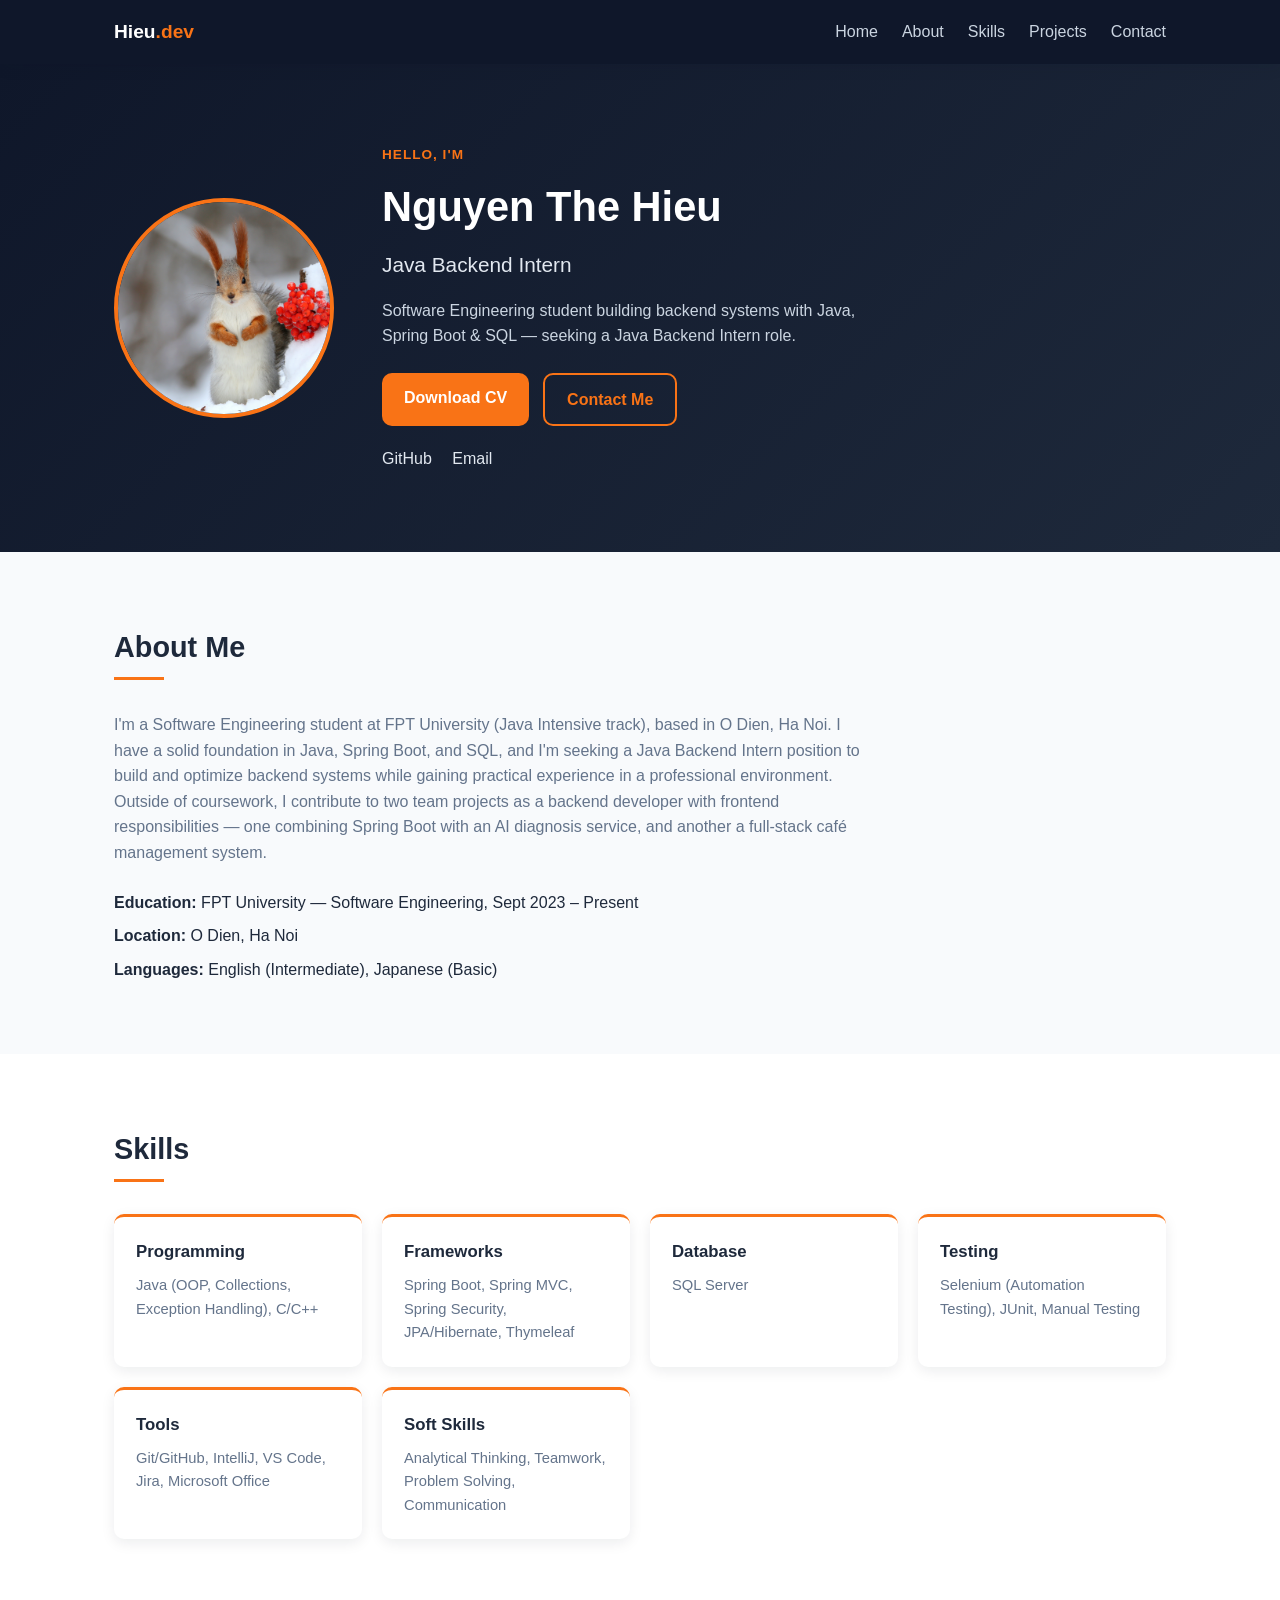
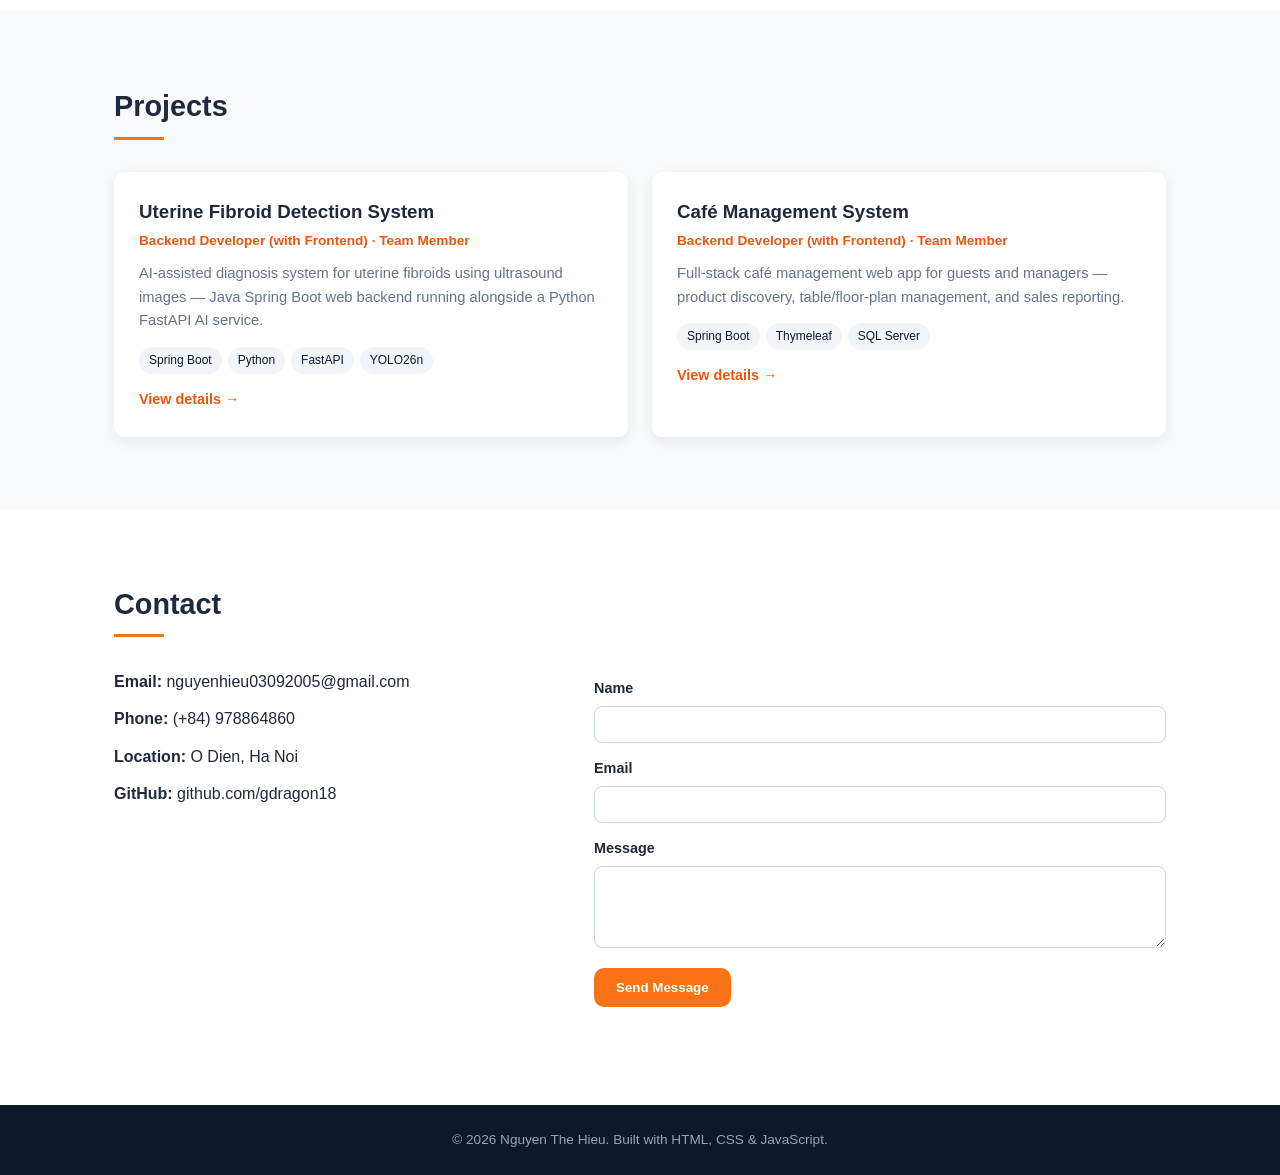
<file: index.html>
<!DOCTYPE html>
<html lang="en">
<head>
    <meta charset="UTF-8">
    <meta name="viewport" content="width=device-width, initial-scale=1.0">
    <title>Nguyen The Hieu | Java Backend Intern</title>
    <link rel="stylesheet" href="styles.css">
</head>
<body>

<header class="navbar">
    <div class="container nav-inner">
        <a href="#home" class="logo">Hieu<span>.dev</span></a>
        <button class="nav-toggle" id="navToggle" aria-label="Toggle navigation" aria-expanded="false">
            <span></span><span></span><span></span>
        </button>
        <nav class="nav-links" id="navLinks">
            <a href="#home">Home</a>
            <a href="#about">About</a>
            <a href="#skills">Skills</a>
            <a href="#projects">Projects</a>
            <a href="#contact">Contact</a>
        </nav>
    </div>
</header>

<main>
    <!-- HOME -->
    <section id="home" class="hero">
        <div class="container hero-inner">
            <div class="hero-photo">
                <img src="profile.jpg" alt="Portrait of Nguyen The Hieu" id="profilePhoto">
            </div>
            <div class="hero-text">
                <p class="eyebrow">Hello, I'm</p>
                <h1>Nguyen The Hieu</h1>
                <h2 class="role">Java Backend Intern</h2>
                <p class="tagline">Software Engineering student building backend systems with Java, Spring Boot &amp; SQL — seeking a Java Backend Intern role.</p>
                <div class="hero-actions">
                    <a href="assets/NguyenTheHieu_Java_Intern_CV.pdf" class="btn btn-primary" download>Download CV</a>
                    <a href="#contact" class="btn btn-outline">Contact Me</a>
                </div>
                <div class="socials">
                    <a href="https://github.com/gdragon18" target="_blank" rel="noopener" aria-label="GitHub">GitHub</a>
                    <a href="mailto:nguyenhieu03092005@gmail.com" aria-label="Email">Email</a>
                </div>
            </div>
        </div>
    </section>

    <!-- ABOUT -->
    <section id="about" class="section">
        <div class="container">
            <h2 class="section-title">About Me</h2>
            <p class="about-text">
                I'm a Software Engineering student at FPT University (Java Intensive track),
                based in O Dien, Ha Noi. I have a solid foundation in Java, Spring Boot, and SQL, and I'm
                seeking a Java Backend Intern position to build and optimize backend systems while gaining
                practical experience in a professional environment. Outside of coursework, I contribute to
                two team projects as a backend developer with frontend responsibilities — one combining
                Spring Boot with an AI diagnosis service, and another a full-stack café management system.
            </p>
            <ul class="about-facts">
                <li><strong>Education:</strong> FPT University — Software Engineering, Sept 2023 – Present</li>
                <li><strong>Location:</strong> O Dien, Ha Noi</li>
                <li><strong>Languages:</strong> English (Intermediate), Japanese (Basic)</li>
            </ul>
        </div>
    </section>

    <!-- SKILLS -->
    <section id="skills" class="section alt">
        <div class="container">
            <h2 class="section-title">Skills</h2>
            <div class="skills-grid">
                <div class="skill-card">
                    <h3>Programming</h3>
                    <p>Java (OOP, Collections, Exception Handling), C/C++</p>
                </div>
                <div class="skill-card">
                    <h3>Frameworks</h3>
                    <p>Spring Boot, Spring MVC, Spring Security, JPA/Hibernate, Thymeleaf</p>
                </div>
                <div class="skill-card">
                    <h3>Database</h3>
                    <p>SQL Server</p>
                </div>
                <div class="skill-card">
                    <h3>Testing</h3>
                    <p>Selenium (Automation Testing), JUnit, Manual Testing</p>
                </div>
                <div class="skill-card">
                    <h3>Tools</h3>
                    <p>Git/GitHub, IntelliJ, VS Code, Jira, Microsoft Office</p>
                </div>
                <div class="skill-card">
                    <h3>Soft Skills</h3>
                    <p>Analytical Thinking, Teamwork, Problem Solving, Communication</p>
                </div>
            </div>
        </div>
    </section>

    <!-- PROJECTS -->
    <section id="projects" class="section">
        <div class="container">
            <h2 class="section-title">Projects</h2>
            <div class="projects-grid">

                <article class="project-card" tabindex="0" data-modal="modal-fibroid">
                    <div class="project-card-body">
                        <h3>Uterine Fibroid Detection System</h3>
                        <p class="project-role">Backend Developer (with Frontend) · Team Member</p>
                        <p class="project-summary">AI-assisted diagnosis system for uterine fibroids using ultrasound images — Java Spring Boot web backend running alongside a Python FastAPI AI service.</p>
                        <div class="tags">
                            <span>Spring Boot</span><span>Python</span><span>FastAPI</span><span>YOLO26n</span>
                        </div>
                    </div>
                    <span class="view-more">View details →</span>
                </article>

                <article class="project-card" tabindex="0" data-modal="modal-cafe">
                    <div class="project-card-body">
                        <h3>Café Management System</h3>
                        <p class="project-role">Backend Developer (with Frontend) · Team Member</p>
                        <p class="project-summary">Full-stack café management web app for guests and managers — product discovery, table/floor-plan management, and sales reporting.</p>
                        <div class="tags">
                            <span>Spring Boot</span><span>Thymeleaf</span><span>SQL Server</span>
                        </div>
                    </div>
                    <span class="view-more">View details →</span>
                </article>

            </div>
        </div>
    </section>

    <!-- CONTACT -->
    <section id="contact" class="section alt">
        <div class="container contact-inner">
            <h2 class="section-title">Contact</h2>
            <div class="contact-grid">
                <div class="contact-info">
                    <p><strong>Email:</strong> <a href="mailto:nguyenhieu03092005@gmail.com">nguyenhieu03092005@gmail.com</a></p>
                    <p><strong>Phone:</strong> (+84) 978864860</p>
                    <p><strong>Location:</strong> O Dien, Ha Noi</p>
                    <p><strong>GitHub:</strong> <a href="https://github.com/gdragon18" target="_blank" rel="noopener">github.com/gdragon18</a></p>
                </div>
                <form class="contact-form" id="contactForm">
                    <label for="name">Name</label>
                    <input type="text" id="name" name="name" required>

                    <label for="email">Email</label>
                    <input type="email" id="email" name="email" required>

                    <label for="message">Message</label>
                    <textarea id="message" name="message" rows="4" required></textarea>

                    <button type="submit" class="btn btn-primary">Send Message</button>
                    <p class="form-note" id="formNote" role="status"></p>
                </form>
            </div>
        </div>
    </section>
</main>

<footer class="footer">
    <div class="container">
        <p>&copy; 2026 Nguyen The Hieu. Built with HTML, CSS &amp; JavaScript.</p>
    </div>
</footer>

<!-- MODAL -->
<div class="modal-overlay" id="modalOverlay">
    <div class="modal" role="dialog" aria-modal="true" aria-labelledby="modalTitle">
        <button class="modal-close" id="modalClose" aria-label="Close">&times;</button>
        <div id="modal-fibroid" class="modal-content">
            <h3 id="modalTitle">Uterine Fibroid Detection System — AI Core</h3>
            <p class="project-role">Backend Developer (with Frontend) · Team Member · May 2026 – Present</p>
            <p>The system integrates AI (YOLO26n) to assist in diagnosing uterine fibroids from ultrasound images. It runs two parallel components: a Java Spring Boot web backend and a Python FastAPI AI service.</p>
            <ul>
                <li>Researched and selected YOLO26n for fibroid detection; trained and tuned the model on Google Colab Free.</li>
                <li>Built a patient account creation workflow with email OTP verification before activation.</li>
                <li>Built medical record detail pages showing patient info, symptoms, lab results, ultrasound images, diagnosis, treatment plan, and prescriptions.</li>
            </ul>
            <p class="tags"><span>Java</span><span>Spring Boot</span><span>Spring Security</span><span>JPA/Hibernate</span><span>Thymeleaf</span><span>SQL Server</span><span>Python</span><span>FastAPI</span><span>YOLO26n</span></p>
            <a class="btn btn-outline" href="https://github.com/trunghieu2910/SWP391_SE2033_JV_Team6" target="_blank" rel="noopener">View on GitHub</a>
        </div>
        <div id="modal-cafe" class="modal-content">
            <h3 id="modalTitleCafe">Café Management System (Web Application)</h3>
            <p class="project-role">Backend Developer (with Frontend) · Team Member · May 2026 – Present</p>
            <p>A full-stack café management system for guests and managers, built with Spring Boot and Thymeleaf following SOLID principles and a layered architecture.</p>
            <ul>
                <li>Built guest-facing homepage, loyalty reward policy display, product search, and product detail pages.</li>
                <li>Built manager-side CRUD modules for product categories and product information.</li>
                <li>Implemented table management, including table info, layout, and café floor-plan features.</li>
                <li>Developed order/product/sales reports with export functionality.</li>
            </ul>
            <p class="tags"><span>Java</span><span>Spring Boot</span><span>Spring Security</span><span>JPA/Hibernate</span><span>Thymeleaf</span><span>SQL Server</span></p>
            <a class="btn btn-outline" href="https://github.com/NamTQ-K19/Project_HSF302_Group2" target="_blank" rel="noopener">View on GitHub</a>
        </div>
    </div>
</div>

<script src="app.js"></script>
</body>
</html>
</file>
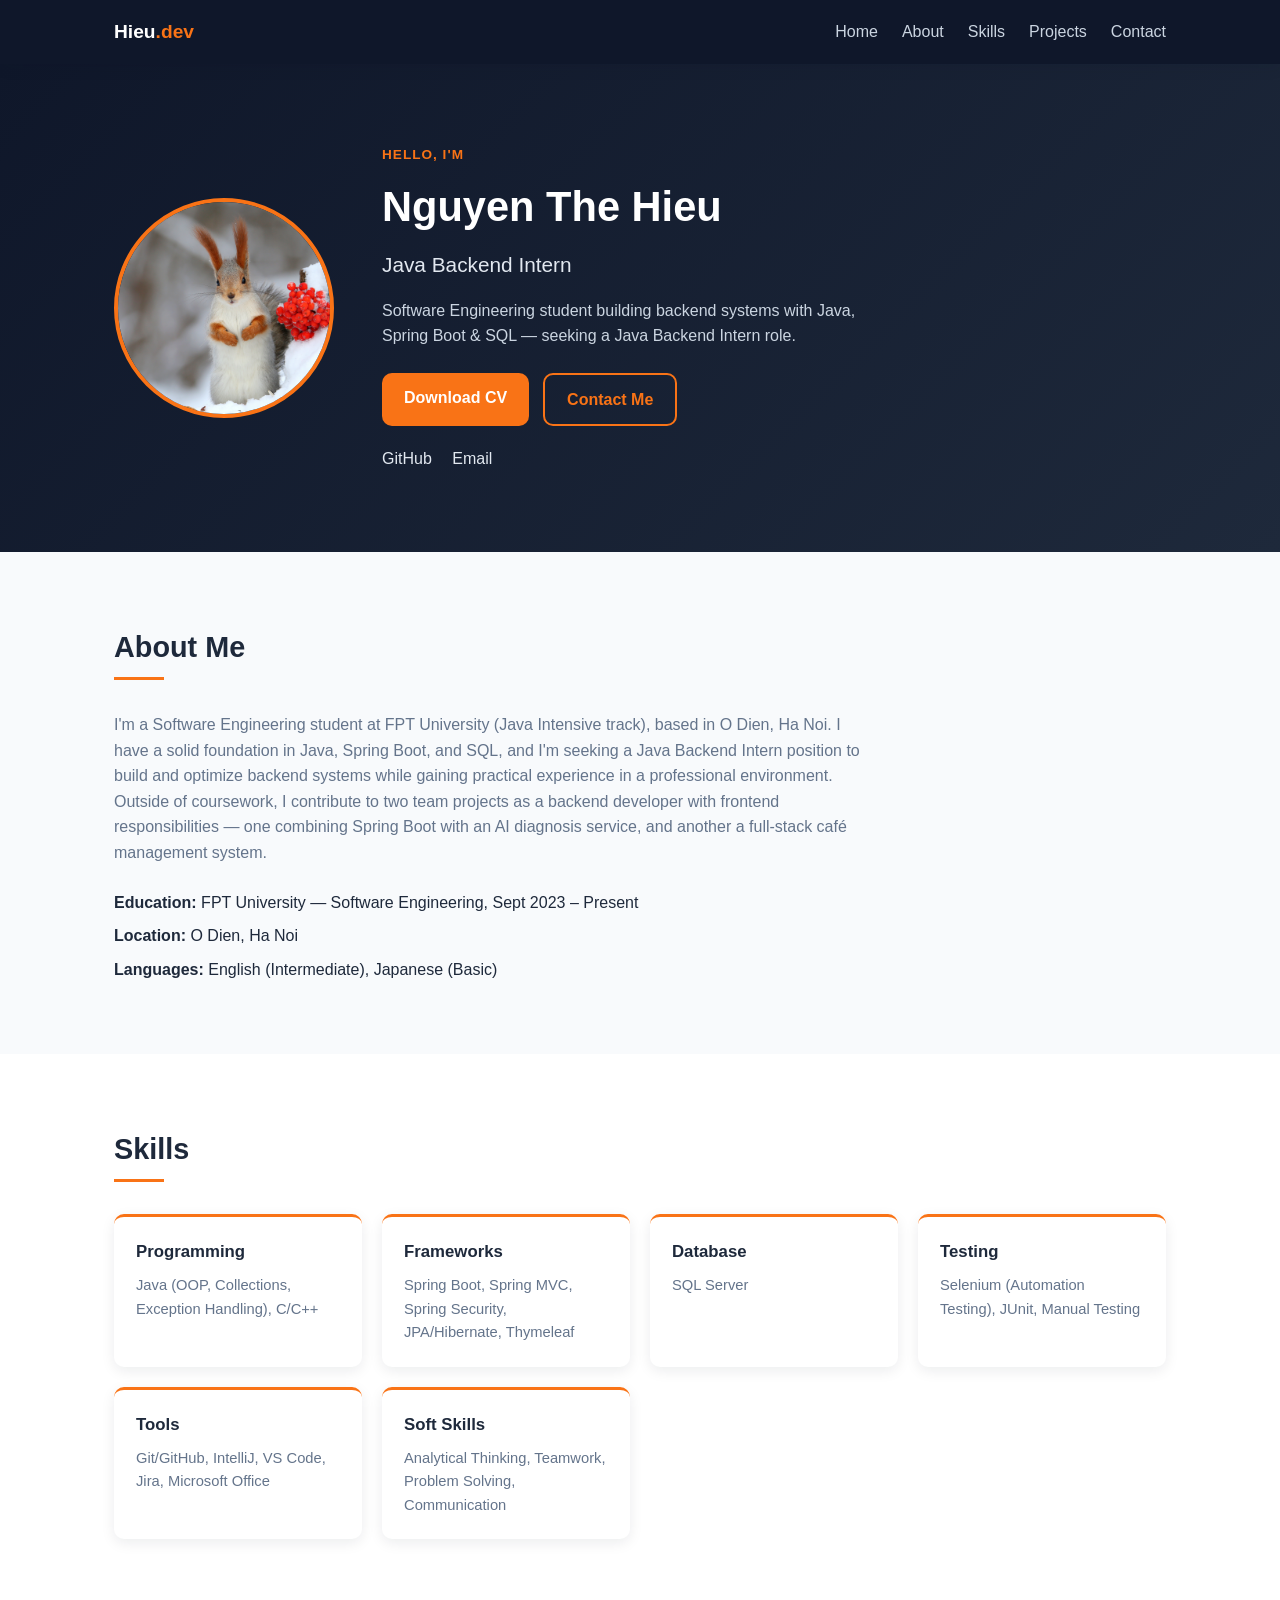
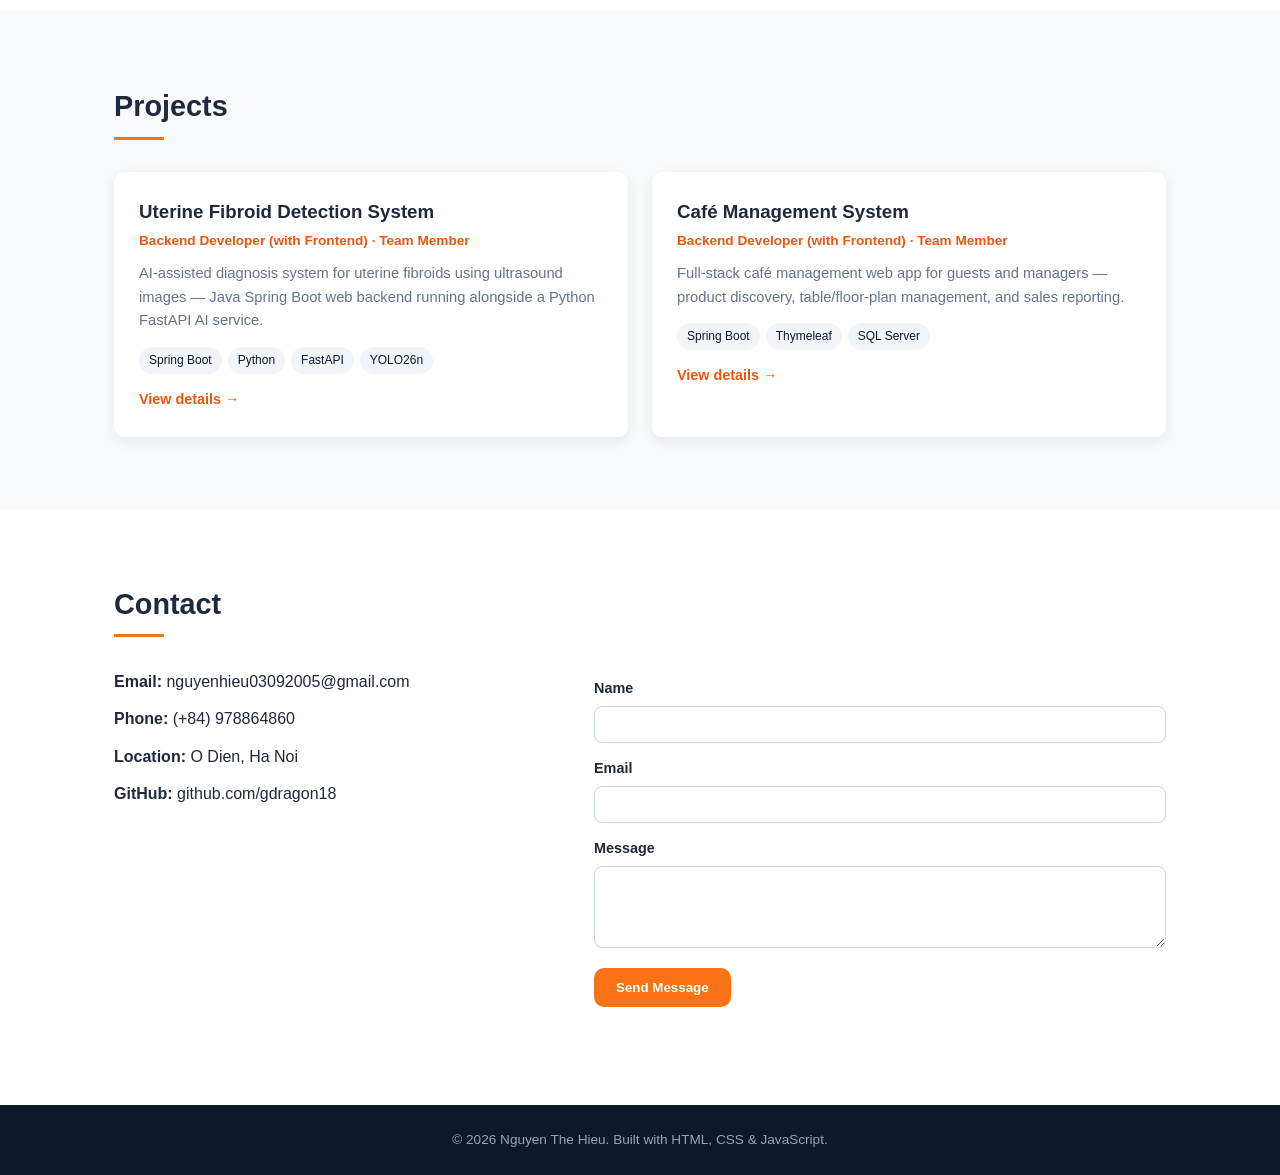
<file: View.html>
<!DOCTYPE html>
<html lang="en">
<head>
    <meta charset="UTF-8">
    <meta name="viewport" content="width=device-width, initial-scale=1.0">
    <title>Nguyen The Hieu | Java Backend Intern</title>
    <link rel="stylesheet" href="styles.css">
</head>
<body>

<header class="navbar">
    <div class="container nav-inner">
        <a href="#home" class="logo">Hieu<span>.dev</span></a>
        <button class="nav-toggle" id="navToggle" aria-label="Toggle navigation" aria-expanded="false">
            <span></span><span></span><span></span>
        </button>
        <nav class="nav-links" id="navLinks">
            <a href="#home">Home</a>
            <a href="#about">About</a>
            <a href="#skills">Skills</a>
            <a href="#projects">Projects</a>
            <a href="#contact">Contact</a>
        </nav>
    </div>
</header>

<main>
    <!-- HOME -->
    <section id="home" class="hero">
        <div class="container hero-inner">
            <div class="hero-photo">
                <img src="profile.jpg" alt="Portrait of Nguyen The Hieu" id="profilePhoto">
            </div>
            <div class="hero-text">
                <p class="eyebrow">Hello, I'm</p>
                <h1>Nguyen The Hieu</h1>
                <h2 class="role">Java Backend Intern</h2>
                <p class="tagline">Software Engineering student building backend systems with Java, Spring Boot &amp; SQL — seeking a Java Backend Intern role.</p>
                <div class="hero-actions">
                    <a href="assets/NguyenTheHieu_Java_Intern_CV.pdf" class="btn btn-primary" download>Download CV</a>
                    <a href="#contact" class="btn btn-outline">Contact Me</a>
                </div>
                <div class="socials">
                    <a href="https://github.com/gdragon18" target="_blank" rel="noopener" aria-label="GitHub">GitHub</a>
                    <a href="mailto:nguyenhieu03092005@gmail.com" aria-label="Email">Email</a>
                </div>
            </div>
        </div>
    </section>

    <!-- ABOUT -->
    <section id="about" class="section">
        <div class="container">
            <h2 class="section-title">About Me</h2>
            <p class="about-text">
                I'm a Software Engineering student at FPT University (Java Intensive track),
                based in O Dien, Ha Noi. I have a solid foundation in Java, Spring Boot, and SQL, and I'm
                seeking a Java Backend Intern position to build and optimize backend systems while gaining
                practical experience in a professional environment. Outside of coursework, I contribute to
                two team projects as a backend developer with frontend responsibilities — one combining
                Spring Boot with an AI diagnosis service, and another a full-stack café management system.
            </p>
            <ul class="about-facts">
                <li><strong>Education:</strong> FPT University — Software Engineering, Sept 2023 – Present</li>
                <li><strong>Location:</strong> O Dien, Ha Noi</li>
                <li><strong>Languages:</strong> English (Intermediate), Japanese (Basic)</li>
            </ul>
        </div>
    </section>

    <!-- SKILLS -->
    <section id="skills" class="section alt">
        <div class="container">
            <h2 class="section-title">Skills</h2>
            <div class="skills-grid">
                <div class="skill-card">
                    <h3>Programming</h3>
                    <p>Java (OOP, Collections, Exception Handling), C/C++</p>
                </div>
                <div class="skill-card">
                    <h3>Frameworks</h3>
                    <p>Spring Boot, Spring MVC, Spring Security, JPA/Hibernate, Thymeleaf</p>
                </div>
                <div class="skill-card">
                    <h3>Database</h3>
                    <p>SQL Server</p>
                </div>
                <div class="skill-card">
                    <h3>Testing</h3>
                    <p>Selenium (Automation Testing), JUnit, Manual Testing</p>
                </div>
                <div class="skill-card">
                    <h3>Tools</h3>
                    <p>Git/GitHub, IntelliJ, VS Code, Jira, Microsoft Office</p>
                </div>
                <div class="skill-card">
                    <h3>Soft Skills</h3>
                    <p>Analytical Thinking, Teamwork, Problem Solving, Communication</p>
                </div>
            </div>
        </div>
    </section>

    <!-- PROJECTS -->
    <section id="projects" class="section">
        <div class="container">
            <h2 class="section-title">Projects</h2>
            <div class="projects-grid">

                <article class="project-card" tabindex="0" data-modal="modal-fibroid">
                    <div class="project-card-body">
                        <h3>Uterine Fibroid Detection System</h3>
                        <p class="project-role">Backend Developer (with Frontend) · Team Member</p>
                        <p class="project-summary">AI-assisted diagnosis system for uterine fibroids using ultrasound images — Java Spring Boot web backend running alongside a Python FastAPI AI service.</p>
                        <div class="tags">
                            <span>Spring Boot</span><span>Python</span><span>FastAPI</span><span>YOLO26n</span>
                        </div>
                    </div>
                    <span class="view-more">View details →</span>
                </article>

                <article class="project-card" tabindex="0" data-modal="modal-cafe">
                    <div class="project-card-body">
                        <h3>Café Management System</h3>
                        <p class="project-role">Backend Developer (with Frontend) · Team Member</p>
                        <p class="project-summary">Full-stack café management web app for guests and managers — product discovery, table/floor-plan management, and sales reporting.</p>
                        <div class="tags">
                            <span>Spring Boot</span><span>Thymeleaf</span><span>SQL Server</span>
                        </div>
                    </div>
                    <span class="view-more">View details →</span>
                </article>

            </div>
        </div>
    </section>

    <!-- CONTACT -->
    <section id="contact" class="section alt">
        <div class="container contact-inner">
            <h2 class="section-title">Contact</h2>
            <div class="contact-grid">
                <div class="contact-info">
                    <p><strong>Email:</strong> <a href="mailto:nguyenhieu03092005@gmail.com">nguyenhieu03092005@gmail.com</a></p>
                    <p><strong>Phone:</strong> (+84) 978864860</p>
                    <p><strong>Location:</strong> O Dien, Ha Noi</p>
                    <p><strong>GitHub:</strong> <a href="https://github.com/gdragon18" target="_blank" rel="noopener">github.com/gdragon18</a></p>
                </div>
                <form class="contact-form" id="contactForm">
                    <label for="name">Name</label>
                    <input type="text" id="name" name="name" required>

                    <label for="email">Email</label>
                    <input type="email" id="email" name="email" required>

                    <label for="message">Message</label>
                    <textarea id="message" name="message" rows="4" required></textarea>

                    <button type="submit" class="btn btn-primary">Send Message</button>
                    <p class="form-note" id="formNote" role="status"></p>
                </form>
            </div>
        </div>
    </section>
</main>

<footer class="footer">
    <div class="container">
        <p>&copy; 2026 Nguyen The Hieu. Built with HTML, CSS &amp; JavaScript.</p>
    </div>
</footer>

<!-- MODAL -->
<div class="modal-overlay" id="modalOverlay">
    <div class="modal" role="dialog" aria-modal="true" aria-labelledby="modalTitle">
        <button class="modal-close" id="modalClose" aria-label="Close">&times;</button>
        <div id="modal-fibroid" class="modal-content">
            <h3 id="modalTitle">Uterine Fibroid Detection System — AI Core</h3>
            <p class="project-role">Backend Developer (with Frontend) · Team Member · May 2026 – Present</p>
            <p>The system integrates AI (YOLO26n) to assist in diagnosing uterine fibroids from ultrasound images. It runs two parallel components: a Java Spring Boot web backend and a Python FastAPI AI service.</p>
            <ul>
                <li>Researched and selected YOLO26n for fibroid detection; trained and tuned the model on Google Colab Free.</li>
                <li>Built a patient account creation workflow with email OTP verification before activation.</li>
                <li>Built medical record detail pages showing patient info, symptoms, lab results, ultrasound images, diagnosis, treatment plan, and prescriptions.</li>
            </ul>
            <p class="tags"><span>Java</span><span>Spring Boot</span><span>Spring Security</span><span>JPA/Hibernate</span><span>Thymeleaf</span><span>SQL Server</span><span>Python</span><span>FastAPI</span><span>YOLO26n</span></p>
            <a class="btn btn-outline" href="https://github.com/trunghieu2910/SWP391_SE2033_JV_Team6" target="_blank" rel="noopener">View on GitHub</a>
        </div>
        <div id="modal-cafe" class="modal-content">
            <h3 id="modalTitleCafe">Café Management System (Web Application)</h3>
            <p class="project-role">Backend Developer (with Frontend) · Team Member · May 2026 – Present</p>
            <p>A full-stack café management system for guests and managers, built with Spring Boot and Thymeleaf following SOLID principles and a layered architecture.</p>
            <ul>
                <li>Built guest-facing homepage, loyalty reward policy display, product search, and product detail pages.</li>
                <li>Built manager-side CRUD modules for product categories and product information.</li>
                <li>Implemented table management, including table info, layout, and café floor-plan features.</li>
                <li>Developed order/product/sales reports with export functionality.</li>
            </ul>
            <p class="tags"><span>Java</span><span>Spring Boot</span><span>Spring Security</span><span>JPA/Hibernate</span><span>Thymeleaf</span><span>SQL Server</span></p>
            <a class="btn btn-outline" href="https://github.com/NamTQ-K19/Project_HSF302_Group2" target="_blank" rel="noopener">View on GitHub</a>
        </div>
    </div>
</div>

<script src="app.js"></script>
</body>
</html>
</file>
<file: styles.css>
:root{
    --navy:#0f172a;
    --navy-light:#1e293b;
    --accent:#f97316;
    --accent-dark:#ea580c;
    --text:#1e293b;
    --muted:#64748b;
    --bg:#f8fafc;
    --white:#ffffff;
    --radius:10px;
    --shadow:0 4px 14px rgba(15,23,42,0.08);
}
*{box-sizing:border-box;margin:0;padding:0;}
body{font-family:"Segoe UI",Roboto,Arial,sans-serif;color:var(--text);background:var(--bg);line-height:1.6;}
.container{max-width:1100px;margin:0 auto;padding:0 24px;}
img{max-width:100%;display:block;}
a{color:inherit;text-decoration:none;}

/* NAVBAR */
.navbar{position:sticky;top:0;background:var(--navy);z-index:100;box-shadow:var(--shadow);}
.nav-inner{display:flex;align-items:center;justify-content:space-between;height:64px;}
.logo{color:var(--white);font-weight:700;font-size:1.2rem;}
.logo span{color:var(--accent);}
.nav-links{display:flex;gap:24px;}
.nav-links a{color:#cbd5e1;font-weight:500;}
.nav-links a:hover{color:var(--accent);}
.nav-toggle{display:none;flex-direction:column;gap:5px;background:none;border:none;cursor:pointer;}
.nav-toggle span{width:24px;height:2px;background:var(--white);}

/* HERO */
.hero{padding:80px 0;background:linear-gradient(135deg,var(--navy),var(--navy-light));color:var(--white);}
.hero-inner{display:flex;align-items:center;gap:48px;flex-wrap:wrap;}
.hero-photo img{width:220px;height:220px;object-fit:cover;border-radius:50%;border:4px solid var(--accent);}
.hero-text{flex:1;min-width:280px;}
.eyebrow{color:var(--accent);font-weight:600;letter-spacing:1px;text-transform:uppercase;font-size:.85rem;}
.hero h1{font-size:2.6rem;margin:8px 0;}
.role{color:#e2e8f0;font-weight:500;font-size:1.3rem;margin-bottom:16px;}
.tagline{color:#cbd5e1;max-width:520px;margin-bottom:24px;}
.hero-actions{display:flex;gap:14px;flex-wrap:wrap;margin-bottom:20px;}
.btn{display:inline-block;padding:12px 22px;border-radius:var(--radius);font-weight:600;transition:.2s;}
.btn-primary{background:var(--accent);color:var(--white);}
.btn-primary:hover{background:var(--accent-dark);}
.btn-outline{border:2px solid var(--accent);color:var(--accent);}
.btn-outline:hover{background:var(--accent);color:var(--white);}
.socials a{margin-right:16px;color:#e2e8f0;font-weight:500;}
.socials a:hover{color:var(--accent);}

/* SECTIONS */
.section{padding:72px 0;}
.section.alt{background:var(--white);}
.section-title{font-size:1.8rem;margin-bottom:32px;position:relative;padding-bottom:10px;}
.section-title::after{content:"";position:absolute;left:0;bottom:0;width:50px;height:3px;background:var(--accent);}

/* ABOUT */
.about-text{max-width:760px;color:var(--muted);margin-bottom:24px;}
.about-facts{list-style:none;display:flex;flex-direction:column;gap:8px;color:var(--text);}

/* SKILLS */
.skills-grid{display:grid;grid-template-columns:repeat(auto-fit,minmax(220px,1fr));gap:20px;}
.skill-card{background:var(--white);border-radius:var(--radius);padding:22px;box-shadow:var(--shadow);border-top:3px solid var(--accent);}
.skill-card h3{margin-bottom:8px;font-size:1.05rem;}
.skill-card p{color:var(--muted);font-size:.92rem;}

/* PROJECTS */
.projects-grid{display:grid;grid-template-columns:repeat(auto-fit,minmax(300px,1fr));gap:24px;}
.project-card{background:var(--white);border-radius:var(--radius);box-shadow:var(--shadow);padding:24px;cursor:pointer;transition:.2s;border:1px solid transparent;}
.project-card:hover,.project-card:focus{transform:translateY(-4px);border-color:var(--accent);}
.project-role{color:var(--accent-dark);font-size:.85rem;font-weight:600;margin:4px 0 10px;}
.project-summary{color:var(--muted);font-size:.92rem;margin-bottom:14px;}
.tags{display:flex;flex-wrap:wrap;gap:6px;}
.tags span{background:#f1f5f9;color:var(--navy);font-size:.75rem;padding:4px 10px;border-radius:999px;}
.view-more{display:inline-block;margin-top:14px;color:var(--accent-dark);font-weight:600;font-size:.9rem;}

/* CONTACT */
.contact-grid{display:grid;grid-template-columns:1fr 1.3fr;gap:40px;}
.contact-info p{margin-bottom:12px;}
.contact-form{display:flex;flex-direction:column;gap:6px;}
.contact-form label{font-weight:600;font-size:.9rem;margin-top:8px;}
.contact-form input,.contact-form textarea{padding:10px 12px;border:1px solid #cbd5e1;border-radius:8px;font-family:inherit;}
.contact-form input:focus,.contact-form textarea:focus{outline:2px solid var(--accent);}
.contact-form button{margin-top:14px;align-self:flex-start;border:none;cursor:pointer;}
.form-note{color:var(--accent-dark);font-size:.9rem;min-height:20px;}

/* FOOTER */
.footer{background:var(--navy);color:#94a3b8;text-align:center;padding:24px 0;font-size:.85rem;}

/* MODAL */
.modal-overlay{position:fixed;inset:0;background:rgba(15,23,42,.6);display:none;align-items:center;justify-content:center;padding:20px;z-index:200;}
.modal-overlay.active{display:flex;}
.modal{background:var(--white);border-radius:var(--radius);max-width:600px;width:100%;max-height:85vh;overflow-y:auto;padding:32px;position:relative;}
.modal-close{position:absolute;top:14px;right:18px;background:none;border:none;font-size:1.6rem;cursor:pointer;color:var(--muted);}
.modal-content{display:none;}
.modal-content.active{display:block;}
.modal-content h3{margin-bottom:6px;}
.modal-content ul{margin:14px 0 14px 20px;color:var(--text);}
.modal-content .tags{margin-bottom:18px;}

/* RESPONSIVE */
@media (max-width:768px){
    .nav-toggle{display:flex;}
    .nav-links{position:absolute;top:64px;left:0;right:0;background:var(--navy);flex-direction:column;padding:16px 24px;display:none;}
    .nav-links.active{display:flex;}
    .hero-inner{flex-direction:column;text-align:center;}
    .hero-actions{justify-content:center;}
    .contact-grid{grid-template-columns:1fr;}
}
</file>
